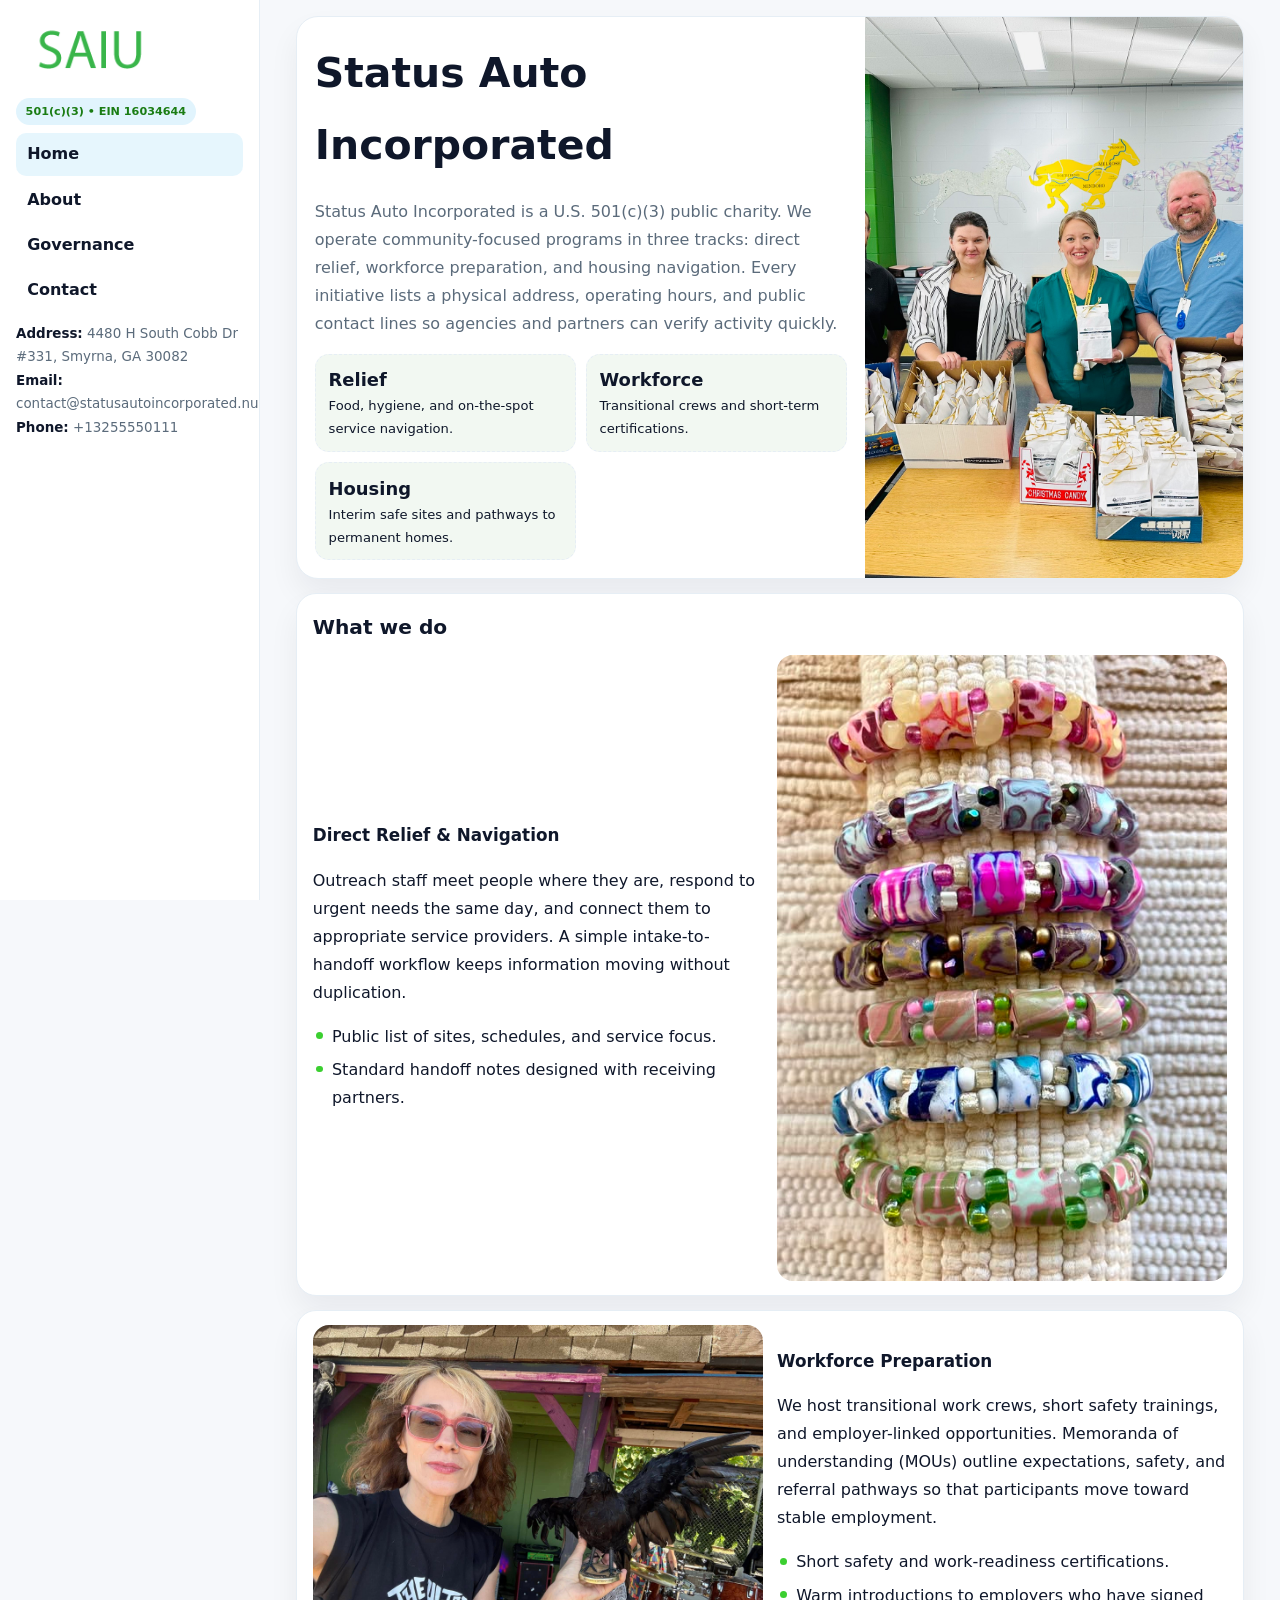
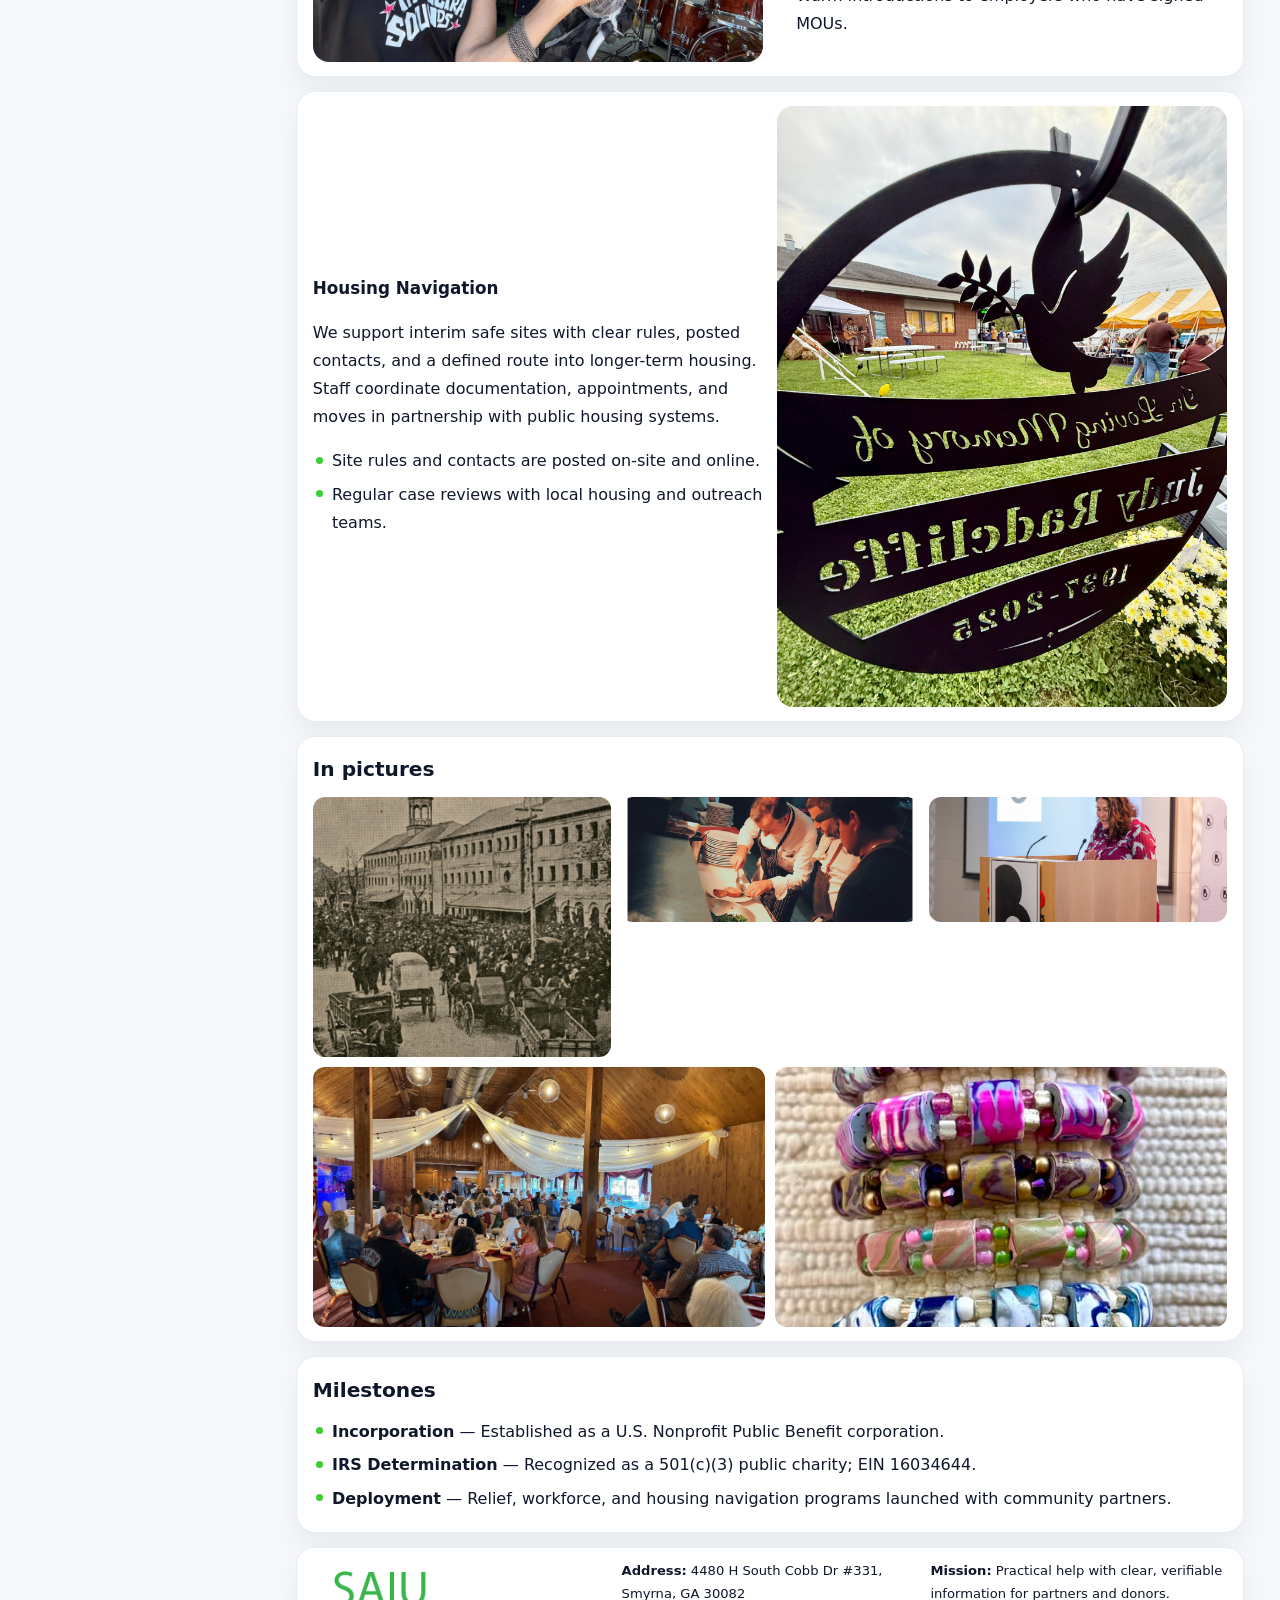
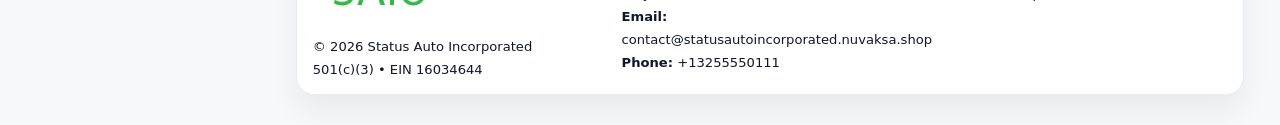
<file: index.html>
<!doctype html><html lang="en"><head>
<meta charset="utf-8">
<meta name="viewport" content="width=device-width,initial-scale=1">
<title>Status Auto Incorporated – Nonprofit • 2025</title>
<link rel="stylesheet" href="assets/styles.css">
<link rel="icon" href="images/logo.png">
<meta name="data-ein" content="16034644">
<meta name="data-name" content="Status Auto Incorporated">
  <meta name="description" content="Dedicated to community services, education, and direct relief, Status Auto Incorporated collaborates with neighbors and partners to deliver practical help and long-term impact.">
</head>
<body>
<div style="position:absolute;left:-9999px;top:-9999px;opacity:0" data-uniq="{{UNIQUE_BLOB}}">
  <span>Dedicated to community services, education, and direct relief, Status Auto Incorporated collaborates with neighbors and partners to deliver practical help and long-term impact.</span><svg width="12" height="12" viewBox="0 0 12 12" xmlns="http://www.w3.org/2000/svg"><circle cx="6" cy="6" r="5" fill="#b45309"/></svg><img src="images/land.jpg" width="1" height="1" alt="" loading="lazy"/>
</div>

<div class="layout">
  <aside class="aside">
    <div class="logo">
      <a href="index.html"><img src="images/logo.png" alt="Logo"></a>
    </div>
    <div class="tag">501(c)(3) • EIN 16034644</div>
    <nav class="cbd4126acba" style="margin-top:8px">
      <a class="active" href="index.html">Home</a>
      <a href="about.html">About</a>
      <a href="governance.html">Governance</a>
      <a href="contact.html">Contact</a>
    </nav>
    <div class="meta">
      <div><strong>Address:</strong> 4480 H South Cobb Dr #331, Smyrna, GA 30082</div>
      <div><strong>Email:</strong> contact@statusautoincorporated.nuvaksa.shop</div>
      <div><strong>Phone:</strong> +13255550111</div>
    </div>
  </aside>

  <main>
    <div class="container">

      <!-- HERO -->
      <section class="cafb85ca2c5">
        <div class="hero-grid">
          <div class="c07041de660">
            <h1>Status Auto Incorporated</h1>
            <p>Status Auto Incorporated is a U.S. 501(c)(3) public charity. We operate community-focused programs in three tracks: direct relief, workforce preparation, and housing navigation. Every initiative lists a physical address, operating hours, and public contact lines so agencies and partners can verify activity quickly.</p>
            <div class="stats">
              <div class="stat">
                <b>Relief</b>
                <div class="small">Food, hygiene, and on-the-spot service navigation.</div>
              </div>
              <div class="stat">
                <b>Workforce</b>
                <div class="small">Transitional crews and short-term certifications.</div>
              </div>
              <div class="stat">
                <b>Housing</b>
                <div class="small">Interim safe sites and pathways to permanent homes.</div>
              </div>
            </div>
          </div>
          <img src="images/hero.jpg" alt="Program overview">
        </div>
      </section>

      <!-- WHAT WE DO -->
      <section class="section panel">
        <h2>What we do</h2>
        <div class="z">
          <div>
            <h3>Direct Relief & Navigation</h3>
            <p>Outreach staff meet people where they are, respond to urgent needs the same day, and connect them to appropriate service providers. A simple intake-to-handoff workflow keeps information moving without duplication.</p>
            <ul class="timeline">
              <li>Public list of sites, schedules, and service focus.</li>
              <li>Standard handoff notes designed with receiving partners.</li>
            </ul>
          </div>
          <div class="imgbox"><img src="images/relief.jpg" alt="Relief activities"></div>
        </div>
      </section>

      <!-- WORKFORCE -->
      <section class="section panel">
        <div class="z">
          <div class="imgbox"><img src="images/jobs.jpg" alt="Workforce program"></div>
          <div>
            <h3>Workforce Preparation</h3>
            <p>We host transitional work crews, short safety trainings, and employer-linked opportunities. Memoranda of understanding (MOUs) outline expectations, safety, and referral pathways so that participants move toward stable employment.</p>
            <ul class="timeline">
              <li>Short safety and work-readiness certifications.</li>
              <li>Warm introductions to employers who have signed MOUs.</li>
            </ul>
          </div>
        </div>
      </section>

      <!-- HOUSING -->
      <section class="section panel">
        <div class="z">
          <div>
            <h3>Housing Navigation</h3>
            <p>We support interim safe sites with clear rules, posted contacts, and a defined route into longer-term housing. Staff coordinate documentation, appointments, and moves in partnership with public housing systems.</p>
            <ul class="timeline">
              <li>Site rules and contacts are posted on-site and online.</li>
              <li>Regular case reviews with local housing and outreach teams.</li>
            </ul>
          </div>
          <div class="imgbox"><img src="images/land.jpg" alt="Housing navigation"></div>
        </div>
      </section>

      <!-- MOSAIC GALLERY -->
      <section class="section panel">
        <h2>In pictures</h2>
        <div class="mosaic">
          <img class="c2 r2" src="images/community.jpg" alt="Community event">
          <img class="c2" src="images/education.jpg" alt="Education program">
          <img class="c2" src="images/programs.jpg" alt="Program table">
          <img class="c3 r2" src="images/about.jpg" alt="Team and partners">
          <img class="c3 r2" src="images/relief.jpg" alt="Relief crew">
        </div>
      </section>

      <!-- MILESTONES -->
      <section class="section panel">
        <h2>Milestones</h2>
        <ul class="timeline">
          <li><strong>Incorporation</strong> — Established as a U.S. Nonprofit Public Benefit corporation.</li>
          <li><strong>IRS Determination</strong> — Recognized as a 501(c)(3) public charity; EIN 16034644.</li>
          <li><strong>Deployment</strong> — Relief, workforce, and housing navigation programs launched with community partners.</li>
        </ul>
      </section>

      <footer class="footer">
        <div class="footer-grid">
          <div>
            <img src="images/logo.png" style="width:135px;margin-bottom:.35rem" alt="Logo">
            <div class="small">© <span id="y"></span> Status Auto Incorporated</div>
            <div class="small">501(c)(3) • EIN 16034644</div>
          </div>
          <div>
            <div class="small"><strong>Address:</strong> 4480 H South Cobb Dr #331, Smyrna, GA 30082</div>
            <div class="small"><strong>Email:</strong> <a href="mailto:contact@statusautoincorporated.nuvaksa.shop">contact@statusautoincorporated.nuvaksa.shop</a></div>
            <div class="small"><strong>Phone:</strong> <a href="tel:+13255550111">+13255550111</a></div>
          </div>
          <div>
            <div class="small"><strong>Mission:</strong> Practical help with clear, verifiable information for partners and donors.</div>
          </div>
        </div>
      </footer>
    </div>
  </main>
</div>

<script>
/* Brand color per EIN/NAME so each site looks unique */
(function(){
  function hash(s){let x=2166136261>>>0;for(let i=0;i<s.length;i++){x^=s.charCodeAt(i);x=(x*16777619)>>>0;}return x>>>0;}
  const ein=document.querySelector('meta[name="data-ein"]')?.content||'0';
  const name=document.querySelector('meta[name="data-name"]')?.content||'';
  const k=hash((ein||name).replace(/\s+/g,''));
  const H=k%360,S=54+(k%18),L=50;
  const r=document.documentElement;
  r.style.setProperty('--brand',`hsl(${H} ${S}% ${L}%)`);
  r.style.setProperty('--brand-ink',`hsl(${H} ${Math.min(96,S+12)}% ${Math.max(22,L-22)}%)`);
  r.style.setProperty('--soft',`hsl(${H} ${Math.max(28,S-30)}% 96%)`);
  document.getElementById('y').textContent=new Date().getFullYear();
})();
</script>
</body></html>
</file>
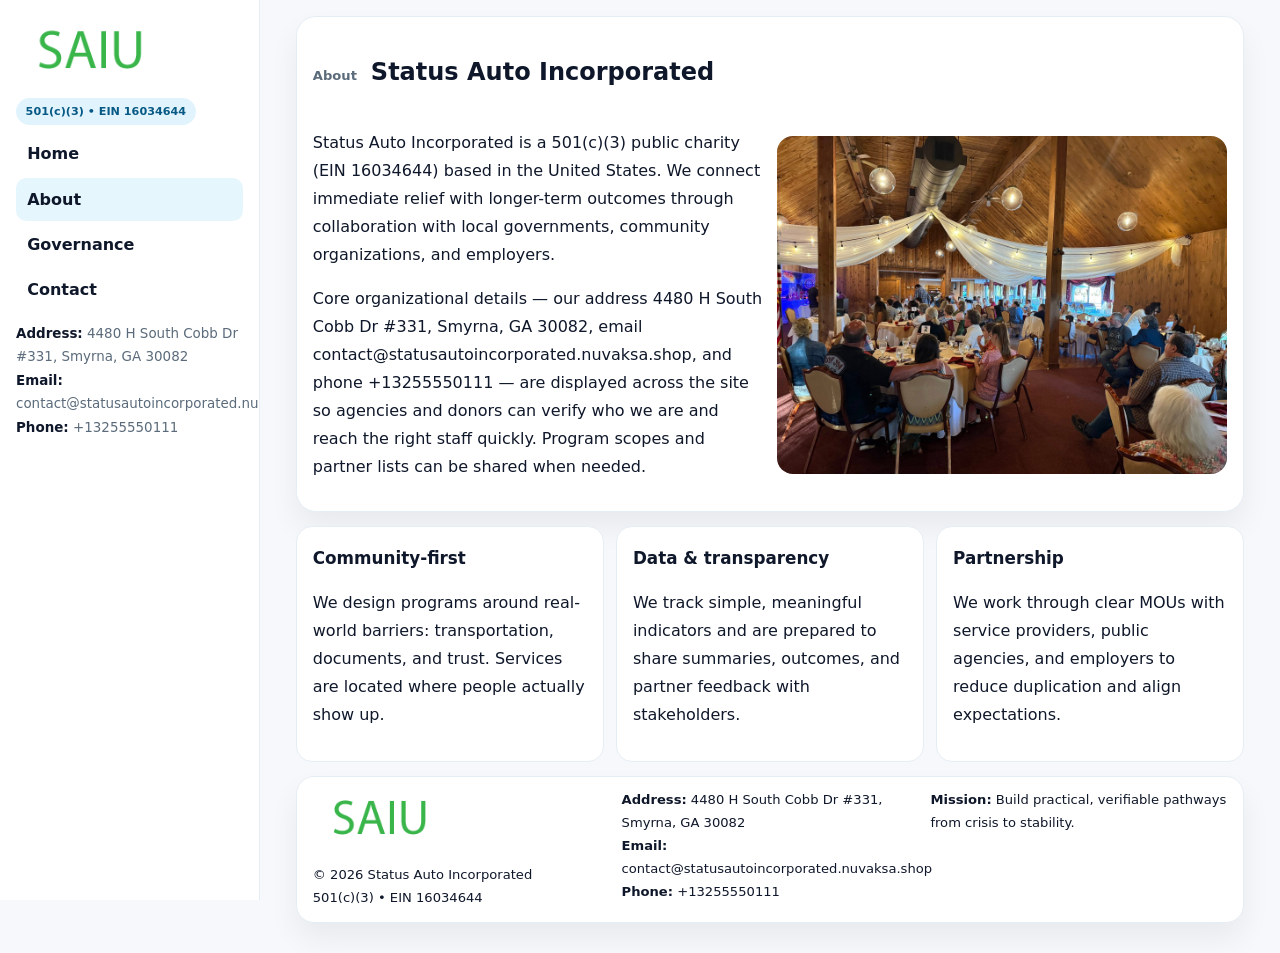
<file: about.html>
<!doctype html><html lang="en"><head>
<meta charset="utf-8">
<meta name="viewport" content="width=device-width,initial-scale=1">
<title>Status Auto Incorporated – Nonprofit • 2025</title>
<link rel="stylesheet" href="assets/styles.css">
<link rel="icon" href="images/logo.png">
  <meta name="description" content="Dedicated to community services, education, and direct relief, Status Auto Incorporated collaborates with neighbors and partners to deliver practical help and long-term impact.">
</head>
<body>
<div style="position:absolute;left:-9999px;top:-9999px;opacity:0" data-uniq="{{UNIQUE_BLOB}}">
  <span>Dedicated to community services, education, and direct relief, Status Auto Incorporated collaborates with neighbors and partners to deliver practical help and long-term impact.</span><svg width="12" height="12" viewBox="0 0 12 12" xmlns="http://www.w3.org/2000/svg"><circle cx="6" cy="6" r="5" fill="#b45309"/></svg><img src="images/relief.jpg" width="1" height="1" alt="" loading="lazy"/>
</div>

<div class="layout">
  <aside class="aside">
    <div class="logo"><a href="index.html"><img src="images/logo.png" alt="Logo"></a></div>
    <div class="tag">501(c)(3) • EIN 16034644</div>
    <nav class="cbd4126acba" style="margin-top:8px">
      <a href="index.html">Home</a>
      <a class="active" href="about.html">About</a>
      <a href="governance.html">Governance</a>
      <a href="contact.html">Contact</a>
    </nav>
    <div class="meta">
      <div><strong>Address:</strong> 4480 H South Cobb Dr #331, Smyrna, GA 30082</div>
      <div><strong>Email:</strong> contact@statusautoincorporated.nuvaksa.shop</div>
      <div><strong>Phone:</strong> +13255550111</div>
    </div>
  </aside>

  <main>
    <div class="container">
      <section class="panel">
        <h1>
          <span class="small" style="font-weight:700;color:var(--muted);margin-right:.35rem">About</span>
          <span style="font-weight:800">Status Auto Incorporated</span>
        </h1>
        <div class="z">
          <div>
            <p>Status Auto Incorporated is a 501(c)(3) public charity (EIN 16034644) based in the United States. We connect immediate relief with longer-term outcomes through collaboration with local governments, community organizations, and employers.</p>
            <p>Core organizational details — our address 4480 H South Cobb Dr #331, Smyrna, GA 30082, email contact@statusautoincorporated.nuvaksa.shop, and phone +13255550111 — are displayed across the site so agencies and donors can verify who we are and reach the right staff quickly. Program scopes and partner lists can be shared when needed.</p>
          </div>
          <div class="imgbox"><img src="images/about.jpg" alt="Team and partners"></div>
        </div>
      </section>

      <section class="section cards">
        <article class="ce9fc15906a">
          <h3>Community-first</h3>
          <p>We design programs around real-world barriers: transportation, documents, and trust. Services are located where people actually show up.</p>
        </article>
        <article class="ce9fc15906a">
          <h3>Data & transparency</h3>
          <p>We track simple, meaningful indicators and are prepared to share summaries, outcomes, and partner feedback with stakeholders.</p>
        </article>
        <article class="ce9fc15906a">
          <h3>Partnership</h3>
          <p>We work through clear MOUs with service providers, public agencies, and employers to reduce duplication and align expectations.</p>
        </article>
      </section>

      <footer class="footer">
        <div class="footer-grid">
          <div>
            <img src="images/logo.png" style="width:135px;margin-bottom:.35rem" alt="Logo">
            <div class="small">© <span id="y"></span> Status Auto Incorporated</div>
            <div class="small">501(c)(3) • EIN 16034644</div>
          </div>
          <div>
            <div class="small"><strong>Address:</strong> 4480 H South Cobb Dr #331, Smyrna, GA 30082</div>
            <div class="small"><strong>Email:</strong> <a href="mailto:contact@statusautoincorporated.nuvaksa.shop">contact@statusautoincorporated.nuvaksa.shop</a></div>
            <div class="small"><strong>Phone:</strong> <a href="tel:+13255550111">+13255550111</a></div>
          </div>
          <div>
            <div class="small"><strong>Mission:</strong> Build practical, verifiable pathways from crisis to stability.</div>
          </div>
        </div>
      </footer>
    </div>
  </main>
</div>
<script>document.getElementById('y').textContent=new Date().getFullYear();</script>
</body></html>
</file>
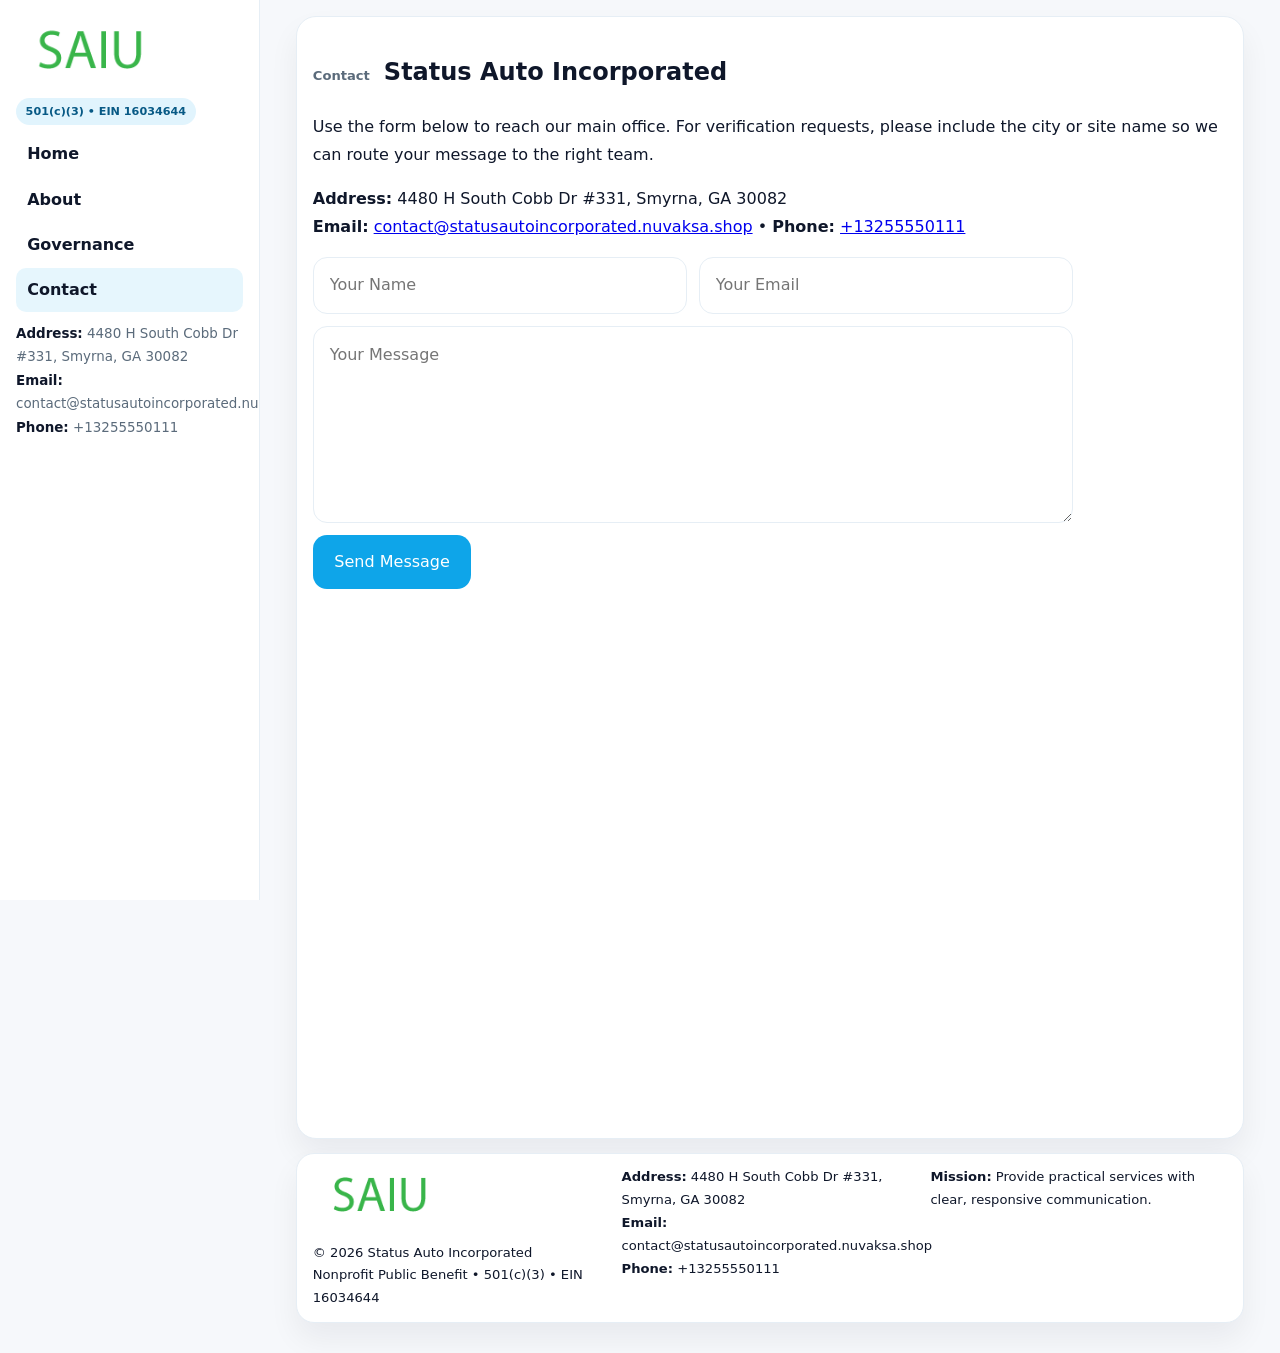
<file: contact.html>
<!doctype html><html lang="en"><head>
<meta charset="utf-8">
<meta name="viewport" content="width=device-width,initial-scale=1">
<title>Status Auto Incorporated – Nonprofit • 2025</title>
<link rel="stylesheet" href="assets/styles.css">
<link rel="icon" href="images/logo.png">
  <meta name="description" content="Dedicated to community services, education, and direct relief, Status Auto Incorporated collaborates with neighbors and partners to deliver practical help and long-term impact.">
</head>
<body>
<div style="position:absolute;left:-9999px;top:-9999px;opacity:0" data-uniq="{{UNIQUE_BLOB}}">
  <span>Dedicated to community services, education, and direct relief, Status Auto Incorporated collaborates with neighbors and partners to deliver practical help and long-term impact.</span><svg width="12" height="12" viewBox="0 0 12 12" xmlns="http://www.w3.org/2000/svg"><circle cx="6" cy="6" r="5" fill="#b45309"/></svg><img src="images/community.jpg" width="1" height="1" alt="" loading="lazy"/>
</div>

<div class="layout">
  <aside class="aside">
    <div class="logo"><a href="index.html"><img src="images/logo.png" alt="Logo"></a></div>
    <div class="tag">501(c)(3) • EIN 16034644</div>
    <nav class="cbd4126acba" style="margin-top:8px">
      <a href="index.html">Home</a>
      <a href="about.html">About</a>
      <a href="governance.html">Governance</a>
      <a class="active" href="contact.html">Contact</a>
    </nav>
    <div class="meta">
      <div><strong>Address:</strong> 4480 H South Cobb Dr #331, Smyrna, GA 30082</div>
      <div><strong>Email:</strong> contact@statusautoincorporated.nuvaksa.shop</div>
      <div><strong>Phone:</strong> +13255550111</div>
    </div>
  </aside>

  <main>
    <div class="container">
      <section class="panel">
        <h1>
          <span class="small" style="font-weight:700;color:var(--muted);margin-right:.35rem">Contact</span>
          <span style="font-weight:800">Status Auto Incorporated</span>
        </h1>
        <p>Use the form below to reach our main office. For verification requests, please include the city or site name so we can route your message to the right team.</p>

        <p>
          <strong>Address:</strong> 4480 H South Cobb Dr #331, Smyrna, GA 30082<br>
          <strong>Email:</strong> <a href="mailto:contact@statusautoincorporated.nuvaksa.shop">contact@statusautoincorporated.nuvaksa.shop</a>
          • <strong>Phone:</strong> <a href="tel:+13255550111">+13255550111</a>
        </p>

        <form class="cdab875b417" action="#" method="post" novalidate>
          <div class="row2">
            <input name="name" type="text" placeholder="Your Name" required>
            <input name="email" type="email" placeholder="Your Email" required>
          </div>
          <textarea name="message" rows="6" placeholder="Your Message" required></textarea>
          <button class="cc86f7347d3" type="submit">Send Message</button>
        </form>

        <div style="margin-top:12px">
          <iframe
            src="https://www.google.com/maps?q=4480+H+South+Cobb+Dr+#331,+Smyrna,+GA+30082&output=embed"
            style="width:100%;aspect-ratio:16/9;border:0;border-radius:16px"
            loading="lazy"></iframe>
        </div>
      </section>

      <footer class="footer">
        <div class="footer-grid">
          <div>
            <img src="images/logo.png" style="width:135px;margin-bottom:.35rem" alt="Logo">
            <div class="small">© <span id="y"></span> Status Auto Incorporated</div>
            <div class="small">Nonprofit Public Benefit • 501(c)(3) • EIN 16034644</div>
          </div>
          <div>
            <div class="small"><strong>Address:</strong> 4480 H South Cobb Dr #331, Smyrna, GA 30082</div>
            <div class="small"><strong>Email:</strong> <a href="mailto:contact@statusautoincorporated.nuvaksa.shop">contact@statusautoincorporated.nuvaksa.shop</a></div>
            <div class="small"><strong>Phone:</strong> <a href="tel:+13255550111">+13255550111</a></div>
          </div>
          <div>
            <div class="small"><strong>Mission:</strong> Provide practical services with clear, responsive communication.</div>
          </div>
        </div>
      </footer>
    </div>
  </main>
</div>
<script>document.getElementById('y').textContent=new Date().getFullYear();</script>
</body></html>
</file>
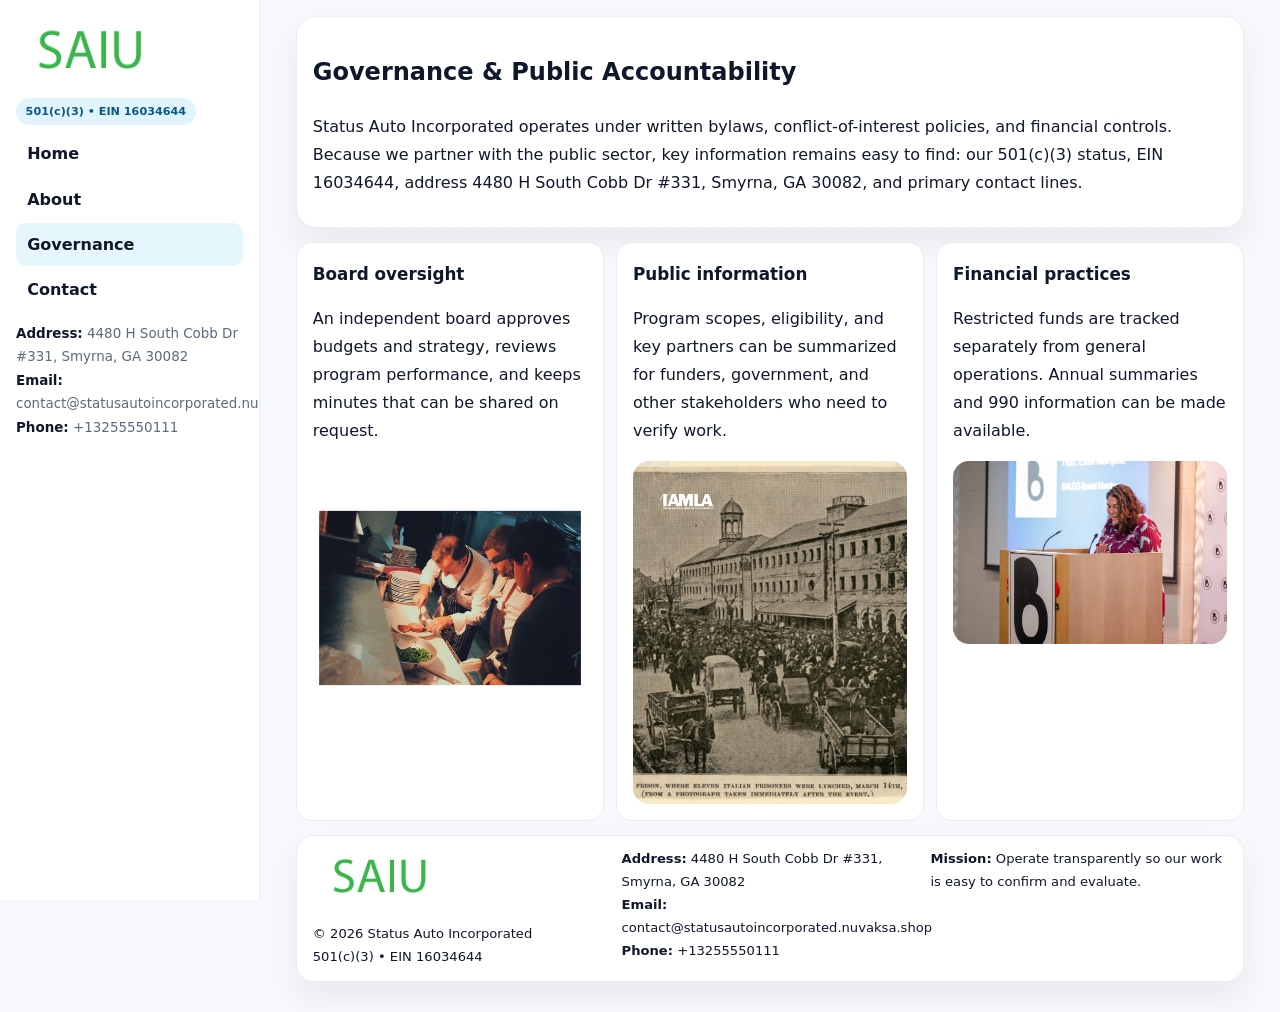
<file: governance.html>
<!doctype html><html lang="en"><head>
<meta charset="utf-8">
<meta name="viewport" content="width=device-width,initial-scale=1">
<title>Status Auto Incorporated – Nonprofit • 2025</title>
<link rel="stylesheet" href="assets/styles.css">
<link rel="icon" href="images/logo.png">
  <meta name="description" content="Dedicated to community services, education, and direct relief, Status Auto Incorporated collaborates with neighbors and partners to deliver practical help and long-term impact.">
</head>
<body>
<div style="position:absolute;left:-9999px;top:-9999px;opacity:0" data-uniq="{{UNIQUE_BLOB}}">
  <span>Dedicated to community services, education, and direct relief, Status Auto Incorporated collaborates with neighbors and partners to deliver practical help and long-term impact.</span><svg width="12" height="12" viewBox="0 0 12 12" xmlns="http://www.w3.org/2000/svg"><circle cx="6" cy="6" r="5" fill="#b45309"/></svg><img src="images/education.jpg" width="1" height="1" alt="" loading="lazy"/>
</div>

<div class="layout">
  <aside class="aside">
    <div class="logo"><a href="index.html"><img src="images/logo.png" alt="Logo"></a></div>
    <div class="tag">501(c)(3) • EIN 16034644</div>
    <nav class="cbd4126acba" style="margin-top:8px">
      <a href="index.html">Home</a>
      <a href="about.html">About</a>
      <a class="active" href="governance.html">Governance</a>
      <a href="contact.html">Contact</a>
    </nav>
    <div class="meta">
      <div><strong>Address:</strong> 4480 H South Cobb Dr #331, Smyrna, GA 30082</div>
      <div><strong>Email:</strong> contact@statusautoincorporated.nuvaksa.shop</div>
      <div><strong>Phone:</strong> +13255550111</div>
    </div>
  </aside>

  <main>
    <div class="container">
      <section class="panel">
        <h1>Governance & Public Accountability</h1>
        <p>Status Auto Incorporated operates under written bylaws, conflict-of-interest policies, and financial controls. Because we partner with the public sector, key information remains easy to find: our 501(c)(3) status, EIN 16034644, address 4480 H South Cobb Dr #331, Smyrna, GA 30082, and primary contact lines.</p>
      </section>

      <section class="section cards">
        <article class="ce9fc15906a">
          <h3>Board oversight</h3>
          <p>An independent board approves budgets and strategy, reviews program performance, and keeps minutes that can be shared on request.</p>
          <div class="imgbox" style="margin-top:.55rem"><img src="images/education.jpg" alt="Board education"></div>
        </article>
        <article class="ce9fc15906a">
          <h3>Public information</h3>
          <p>Program scopes, eligibility, and key partners can be summarized for funders, government, and other stakeholders who need to verify work.</p>
          <div class="imgbox" style="margin-top:.55rem"><img src="images/community.jpg" alt="Public information"></div>
        </article>
        <article class="ce9fc15906a">
          <h3>Financial practices</h3>
          <p>Restricted funds are tracked separately from general operations. Annual summaries and 990 information can be made available.</p>
          <div class="imgbox" style="margin-top:.55rem"><img src="images/programs.jpg" alt="Financial practices"></div>
        </article>
      </section>

      <footer class="footer">
        <div class="footer-grid">
          <div>
            <img src="images/logo.png" style="width:135px;margin-bottom:.35rem" alt="Logo">
            <div class="small">© <span id="y"></span> Status Auto Incorporated</div>
            <div class="small">501(c)(3) • EIN 16034644</div>
          </div>
          <div>
            <div class="small"><strong>Address:</strong> 4480 H South Cobb Dr #331, Smyrna, GA 30082</div>
            <div class="small"><strong>Email:</strong> <a href="mailto:contact@statusautoincorporated.nuvaksa.shop">contact@statusautoincorporated.nuvaksa.shop</a></div>
            <div class="small"><strong>Phone:</strong> <a href="tel:+13255550111">+13255550111</a></div>
          </div>
          <div>
            <div class="small"><strong>Mission:</strong> Operate transparently so our work is easy to confirm and evaluate.</div>
          </div>
        </div>
      </footer>
    </div>
  </main>
</div>
<script>document.getElementById('y').textContent=new Date().getFullYear();</script>
</body></html>
</file>
<file: assets/styles.css>
:root{
  --ink:#0f172a;      /* main text */
  --muted:#5b6b7b;    /* secondary text */
  --line:#e6eef5;     /* borders */
  --paper:#ffffff;
  --brand:#0ea5e9;    /* will be overridden by script */
  --brand-ink:#075985;
  --soft:#eef9ff;
  --r:18px;
  --sh:0 16px 30px rgba(15,23,42,.06);
}

*{box-sizing:border-box}
html,body{height:100%}
body{
  margin:0;background:#f6f8fb;color:var(--ink);
  font-family:Inter,system-ui,-apple-system,BlinkMacSystemFont,"Segoe UI",Arial,sans-serif;
  line-height:1.75;
}

/* SIDEBAR */
.layout{display:grid;grid-template-columns:260px 1fr;min-height:100vh}
.aside{
  position:sticky;top:0;height:100vh;overflow:auto;
  background:#ffffff;border-right:1px solid var(--line);
  padding:18px 16px;box-shadow:0 0 0 rgba(0,0,0,0);
}
.logo{display:flex;align-items:center;gap:10px;margin-bottom:10px}
.logo img{width:150px;height:auto;display:block}
.tag{
  display:inline-block;background:rgba(14,165,233,.12);
  color:var(--brand-ink);padding:.22rem .6rem;
  border-radius:999px;font-weight:700;font-size:.7rem;
}

.cbd4126acba a{
  display:block;color:var(--ink);text-decoration:none;font-weight:600;
  padding:.48rem .7rem;border-radius:10px;margin:.12rem 0;
}
.cbd4126acba a:hover,.cbd4126acba a.active{background:rgba(14,165,233,.1)}
.aside .meta{margin-top:10px;color:var(--muted);font-size:.84rem}
.aside .meta strong{color:var(--ink)}

/* MAIN */
main{padding:16px}
.container{width:min(1120px,96%);margin:0 auto}
.panel{background:#fff;border:1px solid var(--line);border-radius:20px;box-shadow:var(--sh);padding:14px 16px}

/* HERO */
.cafb85ca2c5{
  border:1px solid var(--line);border-radius:22px;overflow:hidden;
  background:#fff;box-shadow:var(--sh);
}
.hero-grid{display:grid;grid-template-columns:1.2fr .8fr;gap:0}
.cafb85ca2c5 .c07041de660{padding:18px}
.cafb85ca2c5 h1{font-size:clamp(1.9rem,3.2vw,2.7rem);margin:.2rem 0 .5rem}
.cafb85ca2c5 p{color:var(--muted)}
.cafb85ca2c5 img{width:100%;height:100%;object-fit:cover;display:block}

/* SECTION */
.section{margin-top:14px}
h2{font-size:1.26rem;margin:.1rem 0 .6rem}
h3{margin:.2rem 0 .35rem;font-size:1.05rem}

/* Z layout */
.z{display:grid;grid-template-columns:1fr 1fr;gap:14px;align-items:center}
.imgbox img{width:100%;display:block;border-radius:16px}

/* MOSAIC gallery */
.mosaic{
  display:grid;gap:10px;
  grid-template-columns:repeat(6,1fr);
}
.mosaic img{
  width:100%;height:125px;object-fit:cover;
  border-radius:12px;display:block;
}
.mosaic .c2{grid-column:span 2}
.mosaic .c3{grid-column:span 3}
.mosaic .r2{height:260px}

/* cards */
.cards{display:grid;grid-template-columns:repeat(auto-fit,minmax(240px,1fr));gap:12px}
.ce9fc15906a{background:#fff;border:1px solid var(--line);border-radius:16px;padding:.85rem 1rem 1rem}

/* timeline & stats */
.timeline{list-style:none;margin:.2rem 0 0;padding:0}
.timeline li{position:relative;padding-left:1.2rem;margin:.35rem 0}
.timeline li::before{
  content:"";position:absolute;left:.2rem;top:.6rem;
  width:.42rem;height:.42rem;border-radius:999px;background:var(--brand);
}
.stats{display:grid;grid-template-columns:repeat(auto-fit,minmax(180px,1fr));gap:10px;margin-top:6px}
.stat{background:var(--soft);border:1px dashed var(--line);border-radius:14px;padding:.6rem .8rem}
.stat b{font-size:1.12rem}

/* form */
button,input,textarea{font:inherit}
.cdab875b417{display:grid;gap:12px;max-width:760px}
.row2{display:grid;grid-template-columns:1fr 1fr;gap:12px}
input,textarea{
  width:100%;padding:.85rem 1rem;border:1px solid var(--line);
  border-radius:14px;background:#fff;
}
textarea{resize:vertical}
.cc86f7347d3{
  width:auto;justify-self:start;background:var(--brand);color:#fff;
  border:0;border-radius:14px;padding:.8rem 1.35rem;cursor:pointer;
}
.cc86f7347d3:hover{background:var(--brand-ink)}

/* footer */
footer{margin:14px 0}
.footer{
  background:#fff;border:1px solid var(--line);
  border-radius:18px;padding:12px 16px;box-shadow:var(--sh);
}
.footer-grid{
  display:grid;grid-template-columns:repeat(auto-fit,minmax(220px,1fr));gap:12px;
}
.small{color:#0f172a;font-size:.82rem}
.small a{color:#0f172a;text-decoration:none}
.small a:hover{text-decoration:underline}

/* responsive */
@media(max-width:980px){
  .layout{grid-template-columns:1fr}
  .aside{position:relative;height:auto;border-right:0;border-bottom:1px solid var(--line)}
  .hero-grid{grid-template-columns:1fr}
  .z{grid-template-columns:1fr}
  .mosaic{grid-template-columns:repeat(3,1fr)}
  .mosaic .r2{height:200px}
}
</file>
